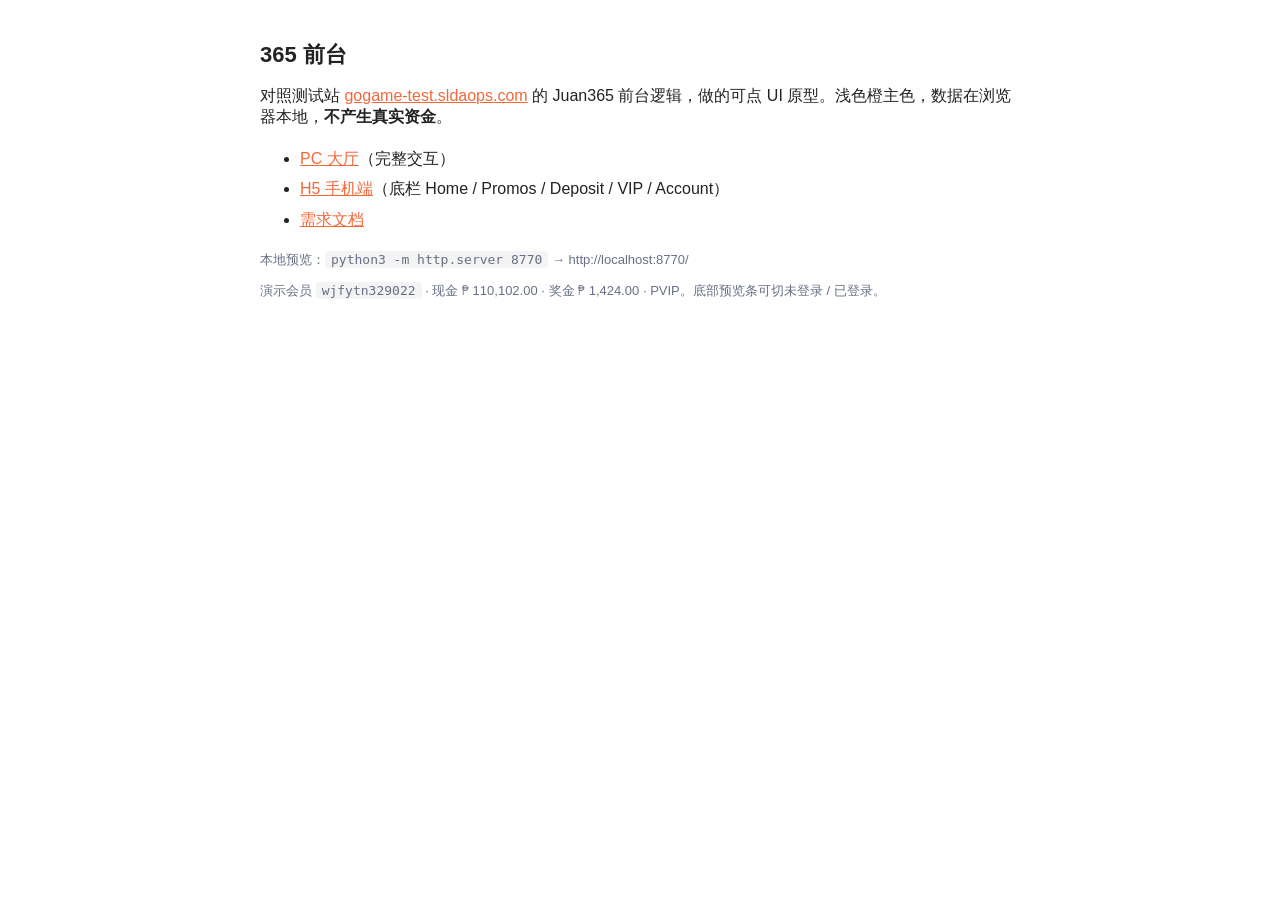
<file: index.html>
<!DOCTYPE html>
<html lang="zh-CN">
<head>
  <meta charset="UTF-8">
  <title>365 前台 · Juan365 可点原型</title>
  <style>
    body { font-family: "PingFang SC", sans-serif; max-width: 760px; margin: 40px auto; padding: 0 16px; color: #222; }
    a { color: #f26839; }
    h1 { font-size: 22px; }
    ul { line-height: 1.9; }
    .muted { color: #667085; font-size: 13px; }
    code { background: #f4f4f4; padding: 1px 6px; border-radius: 4px; }
  </style>
</head>
<body>
  <h1>365 前台</h1>
  <p>对照测试站 <a href="https://gogame-test.sldaops.com/" target="_blank" rel="noreferrer">gogame-test.sldaops.com</a> 的 Juan365 前台逻辑，做的可点 UI 原型。浅色橙主色，数据在浏览器本地，<strong>不产生真实资金</strong>。</p>
  <ul>
    <li><a href="c-end/">PC 大厅</a>（完整交互）</li>
    <li><a href="h5/">H5 手机端</a>（底栏 Home / Promos / Deposit / VIP / Account）</li>
    <li><a href="docs/365前台-开发测试宣讲需求.md">需求文档</a></li>
  </ul>
  <p class="muted">本地预览：<code>python3 -m http.server 8770</code> → http://localhost:8770/</p>
  <p class="muted">演示会员 <code>wjfytn329022</code> · 现金 ₱ 110,102.00 · 奖金 ₱ 1,424.00 · PVIP。底部预览条可切未登录 / 已登录。</p>
</body>
</html>
</file>
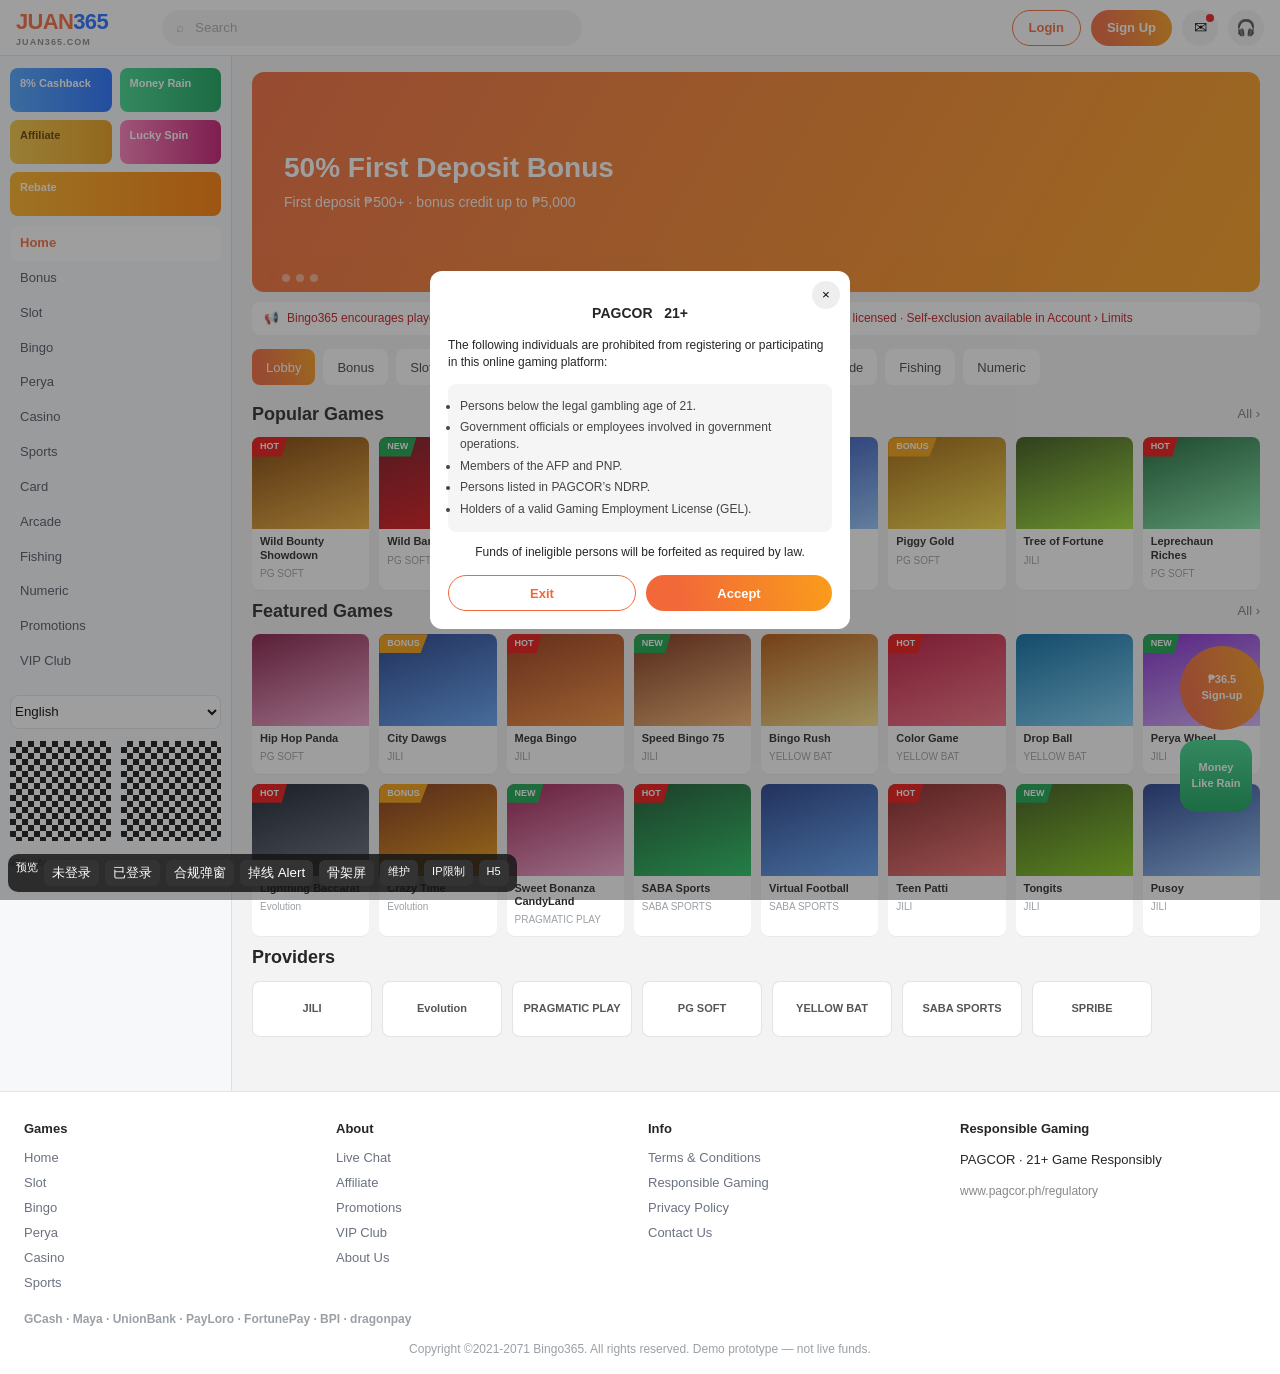
<file: c-end/index.html>
<!DOCTYPE html>
<html lang="en">
<head>
  <meta charset="UTF-8">
  <meta name="viewport" content="width=device-width, initial-scale=1">
  <title>JUAN365.COM — Demo Frontend</title>
  <link rel="stylesheet" href="css/app.css?v=20261107a">
</head>
<body>
  <main id="page"></main>
  <script src="js/store.js?v=20261106g"></script>
  <script src="js/shell.js?v=20261106d"></script>
  <script src="js/pages.js?v=20261107a"></script>
  <script src="js/app.js"></script>
</body>
</html>
</file>
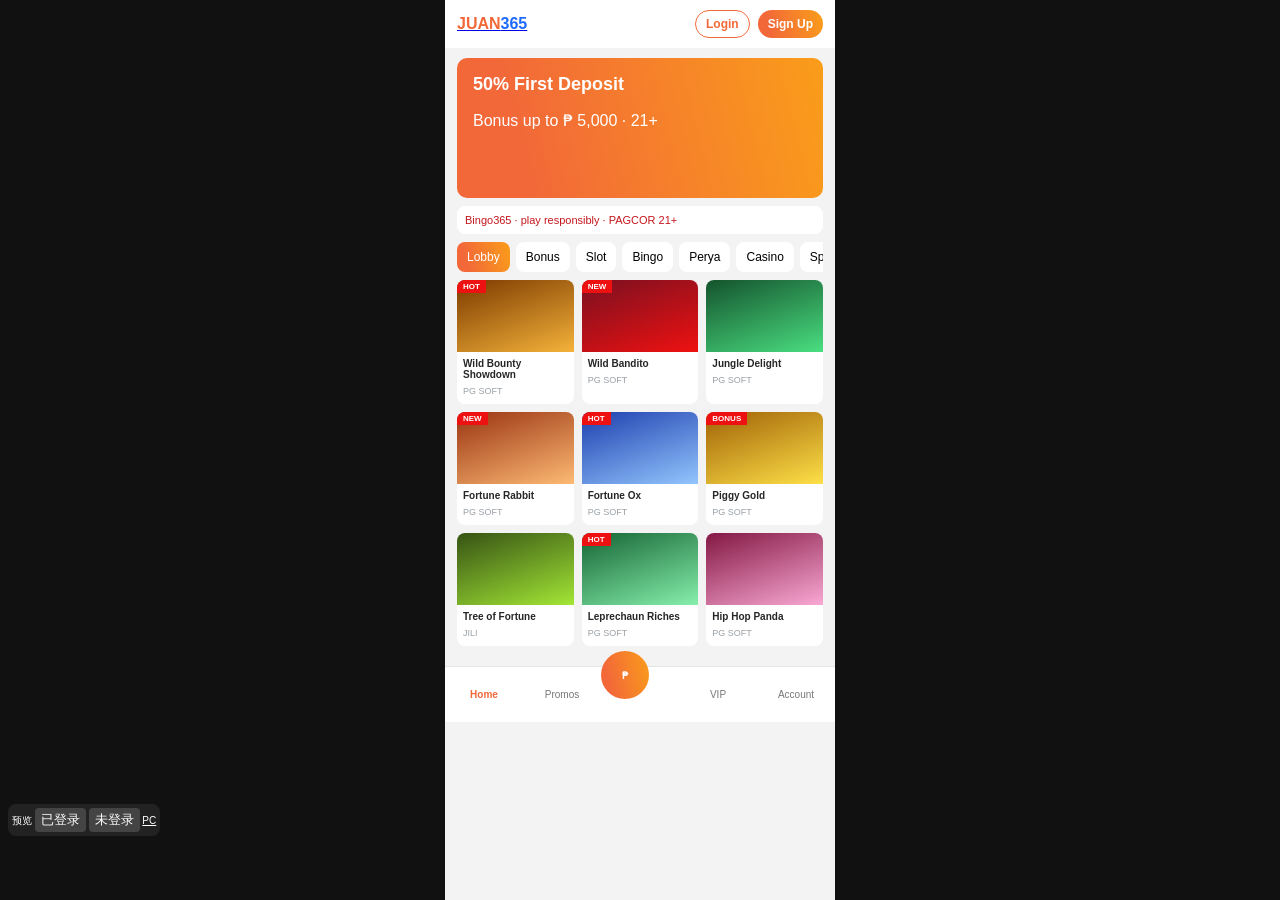
<file: h5/index.html>
<!DOCTYPE html>
<html lang="en">
<head>
  <meta charset="UTF-8">
  <meta name="viewport" content="width=device-width, initial-scale=1, maximum-scale=1, user-scalable=0">
  <title>JUAN365 H5 — Demo</title>
  <link rel="stylesheet" href="css/h5.css?v=20261107a">
</head>
<body>
  <div class="phone"><div id="app"></div></div>
  <script src="../c-end/js/store.js?v=20261106g"></script>
  <script src="js/h5.js?v=20261107a"></script>
</body>
</html>
</file>
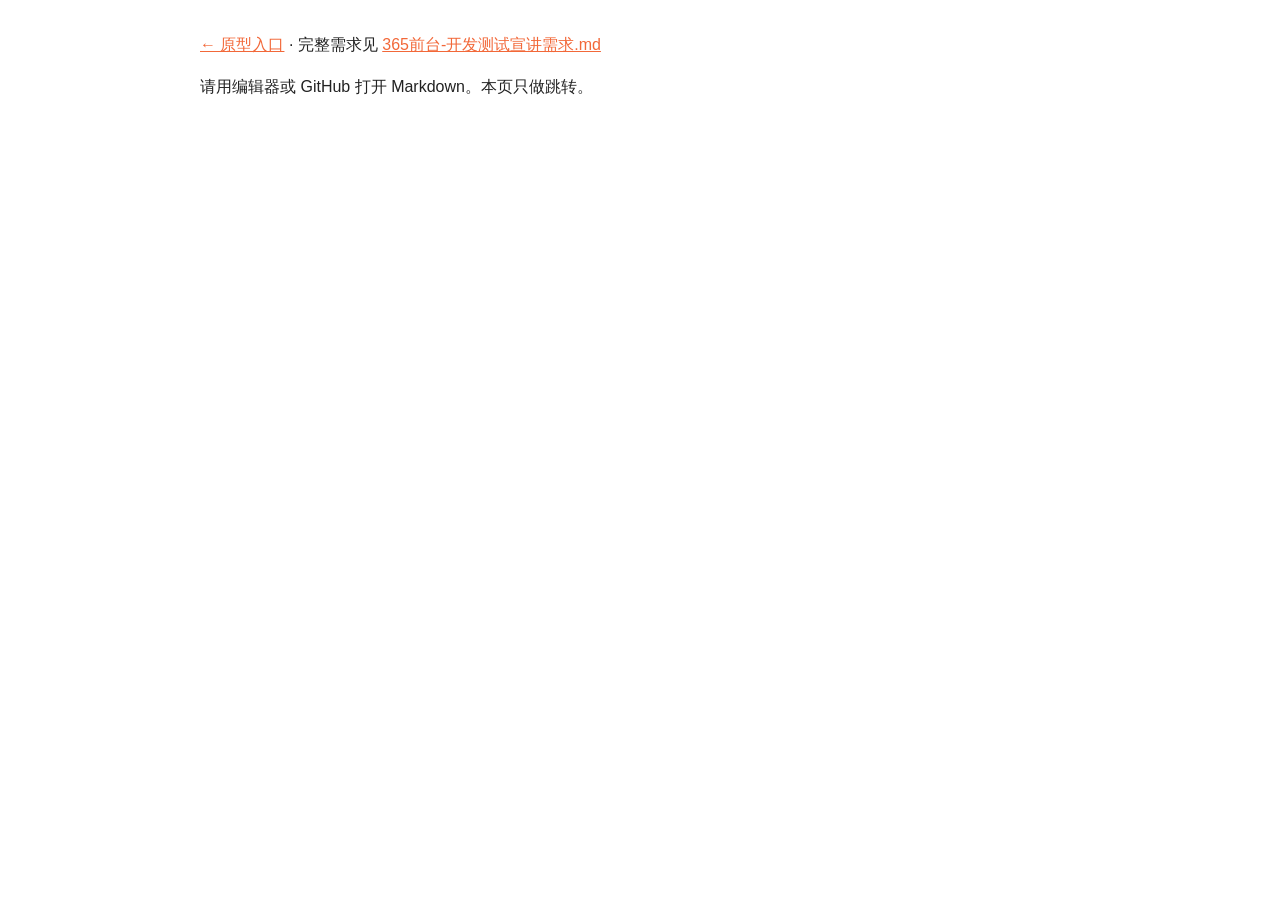
<file: docs/prd.html>
<!DOCTYPE html>
<html lang="zh-CN">
<head>
  <meta charset="UTF-8">
  <title>365 前台需求</title>
  <style>
    body { font-family: "PingFang SC", sans-serif; max-width: 880px; margin: 32px auto; padding: 0 16px 48px; color: #222; line-height: 1.65; }
    a { color: #f26839; }
    pre, code { background: #f4f4f4; border-radius: 6px; }
    pre { padding: 12px; overflow: auto; }
  </style>
</head>
<body>
  <p><a href="../">← 原型入口</a> · 完整需求见 <a href="365前台-开发测试宣讲需求.md">365前台-开发测试宣讲需求.md</a></p>
  <p>请用编辑器或 GitHub 打开 Markdown。本页只做跳转。</p>
</body>
</html>
</file>
<file: c-end/css/app.css>
:root {
  --p1: #f26839;
  --p2: #fa9d1a;
  --grad: linear-gradient(256.17deg, #fa9d1a 0%, #f26839 81.79%);
  --ink: #262626;
  --ink2: #404040;
  --muted: #777;
  --line: rgba(119, 119, 119, .2);
  --bg: #f3f3f3;
  --card: #fff;
  --blue: #1071f3;
  --green: #22c34f;
  --red: #f11717;
  --header: 56px;
  --side: 232px;
  --font: "PingFang SC", "Helvetica Neue", "Noto Sans", "Segoe UI", sans-serif;
  --r: 8px;
}
* { box-sizing: border-box; }
html, body { margin: 0; min-height: 100%; }
body {
  font-family: var(--font);
  background: var(--bg);
  color: var(--ink);
  font-size: 14px;
  line-height: 1.45;
}
a { color: inherit; text-decoration: none; }
button, input, select, textarea { font-family: inherit; }
button { cursor: pointer; }
img { max-width: 100%; display: block; }
[hidden] { display: none !important; }

.app { min-height: 100vh; display: flex; flex-direction: column; }

/* header */
.hd {
  height: var(--header);
  background: #fff;
  border-bottom: 1px solid var(--line);
  display: flex;
  align-items: center;
  padding: 0 16px;
  gap: 14px;
  position: sticky;
  top: 0;
  z-index: 30;
}
.logo { display: flex; align-items: baseline; gap: 1px; min-width: 132px; font-weight: 900; font-size: 22px; letter-spacing: -.03em; }
.logo b { color: var(--p1); }
.logo i { font-style: normal; color: #1e6bff; }
.logo small { display: block; font-size: 9px; font-weight: 600; color: #888; letter-spacing: .12em; margin-top: -2px; }
.search {
  flex: 1; max-width: 420px; height: 36px; border: 0; background: #f4f4f4;
  border-radius: 18px; display: flex; align-items: center; gap: 8px; padding: 0 14px; color: #ababab;
}
.hd-r { margin-left: auto; display: flex; align-items: center; gap: 10px; }
.bal { display: flex; align-items: center; gap: 12px; font-size: 13px; font-weight: 700; }
.coin { width: 18px; height: 18px; border-radius: 50%; display: inline-block; vertical-align: -3px; margin-right: 4px; }
.coin.g { background: radial-gradient(circle at 30% 30%, #ffe9a0, #e0a21a); }
.coin.b { background: radial-gradient(circle at 30% 30%, #ffb4a0, #c44512); }
.ico {
  width: 36px; height: 36px; border: 0; border-radius: 50%; background: #f4f4f4; font-size: 16px; position: relative;
}
.ico .dot {
  position: absolute; top: 4px; right: 4px; width: 8px; height: 8px; background: var(--red); border-radius: 50%;
}
.btn {
  height: 36px; padding: 0 16px; border-radius: 18px; border: 0; font-weight: 700; font-size: 13px;
  display: inline-flex; align-items: center; justify-content: center; gap: 6px;
}
.btn.pri { background: var(--grad); color: #fff; }
.btn.ghost { background: #fff; color: var(--p1); border: 1px solid var(--p1); }
.btn.line { background: #fff; border: 1px solid var(--line); color: var(--ink2); }
.btn.block { width: 100%; }
.btn:disabled { opacity: .45; cursor: not-allowed; }
.av { width: 32px; height: 32px; border-radius: 50%; background: var(--grad); border: 0; color: #fff; font-weight: 800; }

.body { display: flex; flex: 1; min-height: 0; }
.side {
  width: var(--side); background: #f7f8fa; border-right: 1px solid var(--line);
  padding: 12px 10px 24px; flex-shrink: 0;
}
.main { flex: 1; min-width: 0; padding: 16px 20px 48px; }
.tiles { display: grid; grid-template-columns: 1fr 1fr; gap: 8px; margin-bottom: 10px; }
.tile {
  display: block; border-radius: 8px; padding: 8px 10px; color: #fff;
  font-size: 11px; font-weight: 800; min-height: 44px;
}
.tile small { display: block; font-weight: 600; opacity: .9; }
.tile.cb { background: linear-gradient(90deg, #4aa3ff, #1e6bff); }
.tile.rain { background: linear-gradient(90deg, #3dd68c, #12a35a); }
.tile.aff { background: linear-gradient(90deg, #f5c542, #e89b12); color: #5a3a00; }
.tile.spin { background: linear-gradient(90deg, #ff7ab8, #c41670); }
.tile.task { background: linear-gradient(90deg, #ffb020, #ff7a00); grid-column: 1 / -1; }
.nav { list-style: none; margin: 8px 0; padding: 0; }
.nav a {
  display: flex; align-items: center; gap: 8px; padding: 8px 10px; border-radius: 8px; font-size: 13px; color: #4b5563;
}
.nav a.on, .nav a:hover { background: #fff; color: var(--p1); font-weight: 700; }
.lang { width: 100%; height: 34px; border: 1px solid var(--line); border-radius: 8px; background: #fff; margin-top: 8px; }
.qr { display: flex; gap: 10px; margin-top: 12px; }
.qr div {
  flex: 1; aspect-ratio: 1; background: repeating-conic-gradient(#111 0% 25%, #fff 0% 50%) 0 0 / 12px 12px;
  border-radius: 6px;
}
.qr span { display: block; text-align: center; font-size: 10px; margin-top: 4px; color: #888; }

.hero { height: 220px; border-radius: 12px; overflow: hidden; position: relative; cursor: pointer; }
.hero .slide {
  position: absolute; inset: 0; display: flex; flex-direction: column; justify-content: center; padding: 28px 32px; color: #fff;
}
.hero .slide b { font-size: 28px; line-height: 1.15; }
.hero .slide p { margin: 8px 0 0; opacity: .92; }
.dots { position: absolute; left: 16px; bottom: 10px; display: flex; gap: 6px; }
.dots i { width: 8px; height: 8px; border-radius: 50%; background: #fff; opacity: .45; }
.dots i.on { opacity: 1; background: var(--p1); }
.ticker {
  margin: 10px 0 14px; background: #fff; border-radius: 8px; padding: 8px 12px; font-size: 12px; color: #c4161c;
  display: flex; gap: 8px; align-items: center; overflow: hidden;
}
.ticker .run { white-space: nowrap; animation: marq 18s linear infinite; }
@keyframes marq { from { transform: translateX(8%); } to { transform: translateX(-80%); } }

.htabs { display: flex; gap: 8px; flex-wrap: wrap; margin-bottom: 16px; }
.htab {
  height: 36px; padding: 0 14px; border-radius: 8px; border: 0; background: #fff; font-size: 13px; color: #404040; font-weight: 500;
}
.htab.on, .htab:hover { background: var(--grad); color: #fff; }
.sec-h { display: flex; align-items: center; margin: 8px 0 10px; }
.sec-h h2 { margin: 0; font-size: 18px; }
.sec-h .more { margin-left: auto; font-size: 13px; color: var(--muted); }
.games { display: grid; grid-template-columns: repeat(8, 1fr); gap: 10px; }
.g-card { background: #fff; border-radius: 8px; overflow: hidden; position: relative; box-shadow: 0 1px 0 rgba(0,0,0,.04); cursor: pointer; }
.g-art { height: 92px; }
.g-card p { margin: 0; padding: 6px 8px 8px; }
.g-card b { display: block; font-size: 11px; line-height: 1.2; }
.g-card small { color: #9aa0a6; font-size: 10px; }
.g-tag { position: absolute; top: 0; left: 0; font-size: 9px; font-weight: 800; color: #fff; padding: 3px 8px; clip-path: polygon(0 0, 100% 0, 85% 100%, 0 100%); }
.g-tag.hot { background: #e11; }
.g-tag.new { background: #16a34a; }
.g-tag.bonus { background: #f59e0b; }
.g-maint { position: absolute; inset: 0; background: rgba(30,30,30,.55); color: #fff; display: grid; place-items: center; font-size: 10px; font-weight: 800; text-align: center; }
.providers { display: flex; gap: 10px; overflow: auto; padding-bottom: 6px; }
.providers span {
  min-width: 120px; height: 56px; background: #fff; border-radius: 8px; display: grid; place-items: center;
  font-size: 11px; font-weight: 800; color: #555; border: 1px solid var(--line); cursor: pointer;
}
.providers span.on { border-color: var(--p1); color: var(--p1); }

.ft { background: #fff; border-top: 1px solid var(--line); padding: 28px 24px 16px; }
.fcols { display: grid; grid-template-columns: repeat(4, 1fr); gap: 16px; font-size: 13px; }
.fcols h4 { margin: 0 0 8px; }
.fcols a { display: block; color: #6b7280; padding: 3px 0; }
.pay { display: flex; flex-wrap: wrap; gap: 12px; margin-top: 16px; color: #9aa0a6; font-size: 12px; font-weight: 700; }
.copy { text-align: center; color: #9aa0a6; font-size: 12px; margin-top: 12px; }

.float { position: fixed; right: 16px; bottom: 88px; z-index: 15; display: flex; flex-direction: column; gap: 10px; }
.float a, .float button {
  width: 72px; min-height: 72px; border-radius: 16px; border: 0; color: #fff; font-size: 11px; font-weight: 800;
  text-align: center; display: grid; place-items: center; padding: 8px;
}
.float .bonus { background: var(--grad); border-radius: 50%; width: 84px; height: 84px; }
.float .rain { background: linear-gradient(180deg, #3dd68c, #12a35a); }

.mask {
  position: fixed; inset: 0; background: rgba(40,40,40,.45); display: flex; align-items: center; justify-content: center;
  z-index: 40; padding: 20px;
}
.modal { background: #fff; border-radius: 12px; width: min(420px, 100%); padding: 18px; position: relative; }
.modal.wide { width: min(860px, 100%); display: grid; grid-template-columns: 1fr 1fr; padding: 0; overflow: hidden; }
.modal.lg { width: min(920px, 100%); }
.modal h3 { margin: 0 0 10px; text-align: center; }
.x { position: absolute; right: 10px; top: 10px; width: 28px; height: 28px; border: 0; border-radius: 50%; background: #eee; }
.field { margin: 10px 0; }
.field label { display: block; font-size: 12px; color: var(--muted); margin-bottom: 4px; }
.field input, .field select, .field textarea {
  width: 100%; height: 40px; border: 1px solid var(--line); border-radius: 8px; padding: 0 12px; background: #fff;
}
.field textarea { height: 80px; padding: 10px 12px; resize: vertical; }
.legal { background: #f5f5f5; border-radius: 8px; padding: 10px; font-size: 11px; color: #666; line-height: 1.4; }
.login-art { min-height: 420px; background: linear-gradient(160deg, #16a34a, #86efac); color: #fff; padding: 28px 22px; }
.login-art b { font-size: 26px; }
.login-form { padding: 22px 20px; }
.login-form h3 { color: #c4161c; font-size: 22px; text-align: left; }
.row { display: flex; gap: 10px; margin-top: 14px; }
.row .btn { flex: 1; }
.rg-box { background: #f5f5f5; border-radius: 8px; padding: 10px 12px; font-size: 12px; color: #444; }
.rg-box li { margin: 4px 0; }

.card { background: #fff; border-radius: 12px; padding: 16px; }
.grid-2 { display: grid; grid-template-columns: 1fr 1fr; gap: 12px; }
.grid-3 { display: grid; grid-template-columns: repeat(3, 1fr); gap: 10px; }
.orange-box { background: var(--grad); color: #fff; border-radius: 10px; padding: 12px; }
.crumb { font-size: 13px; color: #888; margin: 0 0 12px; }
.crumb a:hover { color: var(--p1); }
.stat-grid { display: grid; grid-template-columns: repeat(4, 1fr); gap: 8px; }
.stat { background: #f7f8fa; border-radius: 8px; padding: 10px; font-size: 12px; }
.stat b { display: block; font-size: 18px; margin-top: 4px; }
.tabs { display: flex; gap: 8px; flex-wrap: wrap; margin: 12px 0; }
.tab { height: 32px; padding: 0 14px; border-radius: 16px; border: 1px solid var(--line); background: #fff; font-size: 13px; }
.tab.on { background: var(--p1); color: #fff; border-color: var(--p1); }

.promo-card { border-radius: 12px; padding: 16px; min-height: 120px; color: #fff; cursor: pointer; position: relative; overflow: hidden; }
.promo-card b { display: block; font-size: 16px; }
.promo-card p { margin: 6px 0 0; font-size: 12px; opacity: .92; }
.promo-card .tag { position: absolute; top: 10px; right: 10px; background: rgba(255,255,255,.2); border-radius: 10px; padding: 2px 8px; font-size: 10px; }
.tone-orange { background: linear-gradient(180deg, #FFB325, #FF7344); }
.tone-green { background: linear-gradient(180deg, #32FA7E, #0AC33D); }
.tone-pink { background: linear-gradient(180deg, #FF6C8B, #FF0434); }
.tone-blue { background: linear-gradient(180deg, #19C8FF, #007AFF); }
.tone-purple { background: linear-gradient(180deg, #B14CFF, #6D35FF); }

.vip-hero { display: grid; grid-template-columns: 1.2fr 1fr; gap: 12px; }
.vip-cta { background: var(--grad); color: #fff; border-radius: 12px; padding: 22px; }
.vip-cta .btn { background: #fff; color: var(--p1); }
.vip-badges { display: flex; gap: 10px; overflow: auto; }
.vip-lv { min-width: 88px; height: 88px; border-radius: 12px; display: grid; place-items: center; color: #fff; font-weight: 900; }
.vip-lv.on { outline: 3px solid var(--p1); }
.benefit { background: #f4f7fb; border-radius: 10px; padding: 12px; }
.bar { height: 8px; background: #fff; border-radius: 8px; overflow: hidden; }
.bar i { display: block; height: 100%; background: var(--p1); }
.peach { background: #ffe8d2; border-radius: 12px; padding: 12px 16px; display: flex; align-items: center; gap: 12px; }

.wheel-wrap { text-align: center; padding: 12px 0 20px; }
.wheel {
  width: 280px; height: 280px; margin: 0 auto; border-radius: 50%;
  background: conic-gradient(#ffb020 0 45deg, #fff 0 90deg, #ff7a00 0 135deg, #fff 0 180deg, #f5c542 0 225deg, #fff 0 270deg, #ff8a00 0 315deg, #eee 0 360deg);
  border: 10px solid #1e6bff; position: relative; transition: transform 1.6s cubic-bezier(.2,.8,.2,1);
}
.wheel::after {
  content: "GO"; position: absolute; inset: 38%; background: #1e6bff; color: #fff;
  border-radius: 50%; display: grid; place-items: center; font-weight: 900; font-size: 22px;
}

.list { display: grid; gap: 8px; }
.li { background: #fff; border-radius: 10px; padding: 12px 14px; display: flex; justify-content: space-between; align-items: center; gap: 12px; }
.li .sub { font-size: 12px; color: #888; }
.st { font-size: 12px; font-weight: 700; }
.st.ok { color: #16a34a; }
.st.wait { color: var(--p1); }
.st.fail { color: var(--red); }
.st.mute { color: #888; }

.amt-grid { display: grid; grid-template-columns: repeat(4, 1fr); gap: 8px; }
.amt { height: 40px; border: 1px solid var(--line); border-radius: 8px; background: #fff; font-weight: 700; }
.amt.on { border-color: var(--p1); color: var(--p1); background: #fff4eb; }
.pay-item { display: flex; align-items: center; gap: 10px; padding: 12px; border: 1px solid var(--line); border-radius: 10px; cursor: pointer; background: #fff; }
.pay-item.on { border-color: var(--p1); background: #fff7f2; }
.pay-ico { width: 36px; height: 36px; border-radius: 8px; display: grid; place-items: center; color: #fff; font-weight: 800; font-size: 11px; }
.steps { display: flex; gap: 8px; margin-bottom: 14px; }
.step { flex: 1; background: #fff; border-radius: 10px; padding: 10px; font-size: 12px; }
.step b { display: block; }
.step.done { outline: 1px solid #16a34a; }
.step.wait { outline: 1px solid var(--p1); }

.rain-stage { height: 280px; background: linear-gradient(#7f1d1d, #b91c1c); border-radius: 12px; position: relative; overflow: hidden; color: #fff; }
.hb { position: absolute; width: 42px; height: 52px; background: #ef4444; border-radius: 8px 8px 12px 12px; cursor: pointer; animation: fall 2.4s linear infinite; box-shadow: 0 4px 0 #991b1b; }
.hb::before { content: ""; position: absolute; left: 8px; right: 8px; top: 10px; height: 8px; background: #fbbf24; border-radius: 4px; }
@keyframes fall { from { transform: translateY(-60px); } to { transform: translateY(300px); } }

.game-frame { height: 420px; background: #111; border-radius: 12px; color: #fff; display: grid; place-items: center; text-align: center; }
.empty { text-align: center; color: #888; padding: 40px 12px; }
.chat-dock {
  position: fixed; right: 16px; bottom: 16px; width: 300px; height: 380px; background: #fff; border-radius: 12px;
  box-shadow: 0 12px 40px rgba(0,0,0,.2); z-index: 45; display: flex; flex-direction: column; overflow: hidden;
}
.chat-dock header { background: var(--p1); color: #fff; padding: 10px 12px; font-weight: 800; display: flex; justify-content: space-between; }
.chat-dock .msgs { flex: 1; padding: 12px; font-size: 13px; color: #555; overflow: auto; }
.chat-dock footer { display: flex; border-top: 1px solid var(--line); }
.chat-dock input { flex: 1; border: 0; padding: 10px; }
.chat-dock button { border: 0; background: var(--p1); color: #fff; padding: 0 12px; }

.toast {
  position: fixed; left: 50%; top: 20px; transform: translateX(-50%); z-index: 80;
  background: linear-gradient(180deg, #3a3a3ae6, #141414e6); color: #fff; border-radius: 8px;
  padding: 10px 16px; font-size: 12px; min-width: 230px; text-align: center;
}
.demo-bar {
  position: fixed; left: 8px; bottom: 8px; z-index: 60; background: rgba(20,20,20,.82); color: #fff;
  border-radius: 10px; padding: 6px 8px; font-size: 11px; display: flex; gap: 6px; flex-wrap: wrap; max-width: 520px;
}
.demo-bar button, .demo-bar a { border: 0; background: #333; color: #fff; border-radius: 6px; padding: 4px 8px; }
.demo-bar button.on { background: var(--p1); }

.sub { font-size: 12px; color: #888; }
.lb-stage { background: radial-gradient(120% 90% at 78% 0%, #7a4dff 0%, #3a1d8f 46%, #24124f 100%); color: #fff; border-radius: 18px; padding: 16px 16px 18px; }
.lb-top { display: flex; align-items: flex-start; gap: 12px; }
.lb-back { width: 36px; height: 36px; border-radius: 12px; background: #efe8ff; color: #3a1d8f; display: grid; place-items: center; font-size: 18px; flex: 0 0 auto; }
.lb-title { flex: 1; min-width: 0; }
.lb-title b { display: block; font-size: 26px; line-height: 1.2; text-shadow: 0 2px 0 rgba(36, 18, 79, .35); }
.lb-title em { font-style: normal; color: #ffe14a; }
.lb-sub { display: flex; flex-wrap: wrap; align-items: center; gap: 10px; margin-top: 8px; font-size: 13px; color: #efe8ff; }
.lb-clock { background: #fff; color: #3a2a00; border-radius: 20px; padding: 4px 12px; font-weight: 800; }
.lb-past { width: 72px; height: 72px; border-radius: 50%; border: 3px solid #ffe14a; background: #2f6bff; color: #fff; font-size: 12px; font-weight: 800; flex: 0 0 auto; }
.lb-past.on { background: #ffe14a; color: #3a2a00; }
.lb-layout { display: flex; gap: 12px; align-items: stretch; margin-top: 14px; }
.lb-menu { width: 168px; flex: 0 0 auto; }
.lb-menu .grp { margin: 10px 8px 4px; font-size: 11px; color: #d9ccff; }
.lb-menu button { display: block; width: 100%; text-align: left; border: 0; background: transparent; color: #efe8ff; border-radius: 10px; padding: 8px 12px; font-weight: 800; }
.lb-menu button small { display: block; font-weight: 600; font-size: 11px; opacity: .75; }
.lb-menu button.on { background: linear-gradient(#ffe56a, #f5b400); color: #6a3b00; }
.lb-menu button.on small { opacity: .8; }
.lb-list { flex: 1; min-width: 0; background: linear-gradient(#d7e6ff, #f7faff); color: #24324a; border: 4px solid #8eb6ff; border-radius: 18px; overflow: hidden; display: flex; flex-direction: column; }
.lb-rows { max-height: 360px; overflow: auto; }
.lb-row { display: grid; grid-template-columns: 42px 32px minmax(0, 1.1fr) minmax(72px, .9fr) auto; gap: 8px; align-items: center; padding: 8px 12px; font-size: 13px; }
.lb-row.head { color: #5d7194; font-size: 12px; font-weight: 700; }
.lb-row.r1 { background: linear-gradient(90deg, #ffe7a3, #fff6dd); }
.lb-row.r2 { background: #e7f1ff; }
.lb-row.r3 { background: #ffe8d8; }
.lb-row.you { background: linear-gradient(#7eb6ff, #4d86f0); color: #fff; }
.lb-name, .lb-row b { overflow: hidden; text-overflow: ellipsis; white-space: nowrap; }
.lb-ava { display: inline-grid; place-items: center; width: 28px; height: 28px; border-radius: 50%; color: #fff; font-size: 12px; font-weight: 800; }
.lb-rank { font-weight: 800; text-align: center; }
.lb-medal { width: 26px; height: 26px; border-radius: 50%; display: inline-grid; place-items: center; color: #fff; font-size: 12px; font-weight: 800; position: relative; }
.lb-medal:after { content: ""; position: absolute; left: 5px; right: 5px; top: 18px; height: 8px; background: inherit; clip-path: polygon(0 0, 100% 0, 50% 100%); }
.lb-medal.m1 { background: #e8b931; }
.lb-medal.m2 { background: #9aa3ad; }
.lb-medal.m3 { background: #c47b4a; }
.lb-chip { display: inline-flex; align-items: center; gap: 4px; font-weight: 800; color: #d08900; white-space: nowrap; }
.lb-chip i { width: 16px; height: 16px; border-radius: 50%; background: radial-gradient(circle at 30% 30%, #ffe9a0, #e0a21a); }
.lb-row.you .lb-chip { color: #ffe14a; }
.lb-prizebox { width: 220px; flex: 0 0 auto; text-align: center; }
.lb-podium { display: flex; align-items: flex-end; justify-content: center; gap: 6px; height: 148px; margin-bottom: 8px; }
.lb-pod { width: 66px; border-radius: 8px 8px 4px 4px; color: #fff; display: flex; flex-direction: column; justify-content: flex-end; padding: 8px 4px; }
.lb-pod span { font-size: 12px; opacity: .9; }
.lb-pod b { font-size: 11px; }
.lb-pod.p1 { height: 132px; background: linear-gradient(#ffe07a, #e2a31a); color: #6a3b00; }
.lb-pod.p2 { height: 100px; background: linear-gradient(#d5deea, #8ea0b8); }
.lb-pod.p3 { height: 82px; background: linear-gradient(#f0b48a, #c47b4a); }
.lb-need { font-size: 13px; margin-bottom: 8px; }
.lb-cta { display: flex; width: 100%; height: 44px; border: 0; border-radius: 22px; background: linear-gradient(#ffe56a, #f5b400); color: #6a3b00; font-weight: 800; align-items: center; justify-content: center; }
.lb-cta:disabled { opacity: .55; cursor: not-allowed; }
.lb-note { margin: 8px 0 0; font-size: 11px; color: #efe8ff; line-height: 1.4; }
.lb-how { margin-top: 12px; }
.lb-how p { margin: 6px 0; }
.skel .g-art, .skel .hero, .skel .tile { background: linear-gradient(90deg, #eee, #f7f7f7, #eee) !important; color: transparent !important; }
.stand { min-height: 100vh; display: grid; place-items: center; background: #f0f2f5; }
.stand-box { display: flex; align-items: center; gap: 40px; }
.gear { width: 180px; height: 180px; border-radius: 50%; background: #e5e7eb; display: grid; place-items: center; font-size: 64px; color: #9aa0a6; }

@media (max-width: 1100px) {
  .games { grid-template-columns: repeat(4, 1fr); }
  .side { display: none; }
  .vip-hero, .grid-2, .modal.wide, .stat-grid, .amt-grid { grid-template-columns: 1fr 1fr; }
  .lb-layout { flex-wrap: wrap; }
  .lb-menu { width: 100%; display: flex; gap: 6px; overflow: auto; }
  .lb-menu .grp { display: none; }
  .lb-menu button { width: auto; white-space: nowrap; }
  .lb-prizebox { width: 100%; }
  .grid-3 { grid-template-columns: 1fr 1fr; }
}
</file>
<file: h5/css/h5.css>
:root {
  --p1: #f26839;
  --p2: #fa9d1a;
  --grad: linear-gradient(256.17deg, #fa9d1a 0%, #f26839 81.79%);
  --bg: #f3f3f3;
  --ink: #262626;
  --muted: #777;
  --line: rgba(119,119,119,.2);
  --font: "PingFang SC", "Helvetica Neue", "Noto Sans", sans-serif;
}
* { box-sizing: border-box; }
html, body { margin: 0; background: #111; }
body { font-family: var(--font); color: var(--ink); }
.phone {
  max-width: 390px; margin: 0 auto; min-height: 100vh; background: var(--bg);
  position: relative; padding-bottom: 64px;
}
.top {
  height: 48px; background: #fff; display: flex; align-items: center; padding: 0 12px; gap: 8px;
  position: sticky; top: 0; z-index: 10;
}
.logo { font-weight: 900; font-size: 16px; }
.logo b { color: var(--p1); }
.logo i { font-style: normal; color: #1e6bff; }
.top .sp { flex: 1; }
.top .bal { font-size: 11px; font-weight: 700; }
.btn { height: 28px; padding: 0 10px; border: 0; border-radius: 14px; font-weight: 700; font-size: 12px; }
.btn.pri { background: var(--grad); color: #fff; }
.btn.ghost { background: #fff; color: var(--p1); border: 1px solid var(--p1); }
.btn.block { width: 100%; height: 40px; border-radius: 8px; }
.view { padding: 10px 12px 20px; }
.hero { height: 140px; border-radius: 10px; color: #fff; padding: 16px; background: var(--grad); }
.hero b { font-size: 18px; }
.ticker { background: #fff; border-radius: 8px; padding: 8px; font-size: 11px; color: #c4161c; margin: 8px 0; }
.htabs { display: flex; gap: 6px; overflow: auto; padding-bottom: 8px; }
.htab { flex: 0 0 auto; height: 30px; padding: 0 10px; border: 0; border-radius: 8px; background: #fff; font-size: 12px; }
.htab.on { background: var(--grad); color: #fff; }
.games { display: grid; grid-template-columns: repeat(3, 1fr); gap: 8px; }
.g-card { background: #fff; border-radius: 8px; overflow: hidden; }
.g-art { height: 72px; }
.g-card p { margin: 0; padding: 6px; }
.g-card b { display: block; font-size: 10px; }
.g-card small { color: #9aa0a6; font-size: 9px; }
.g-tag { position: absolute; top: 0; left: 0; font-size: 8px; font-weight: 800; color: #fff; padding: 2px 6px; background: #e11; }
.g-card { position: relative; }
.card { background: #fff; border-radius: 10px; padding: 12px; margin-bottom: 8px; }
.li { display: flex; justify-content: space-between; gap: 8px; padding: 8px 0; border-bottom: 1px solid var(--line); font-size: 13px; }
.tabbar {
  position: sticky; bottom: 0; height: 56px; background: #fff; border-top: 1px solid var(--line);
  display: grid; grid-template-columns: repeat(5, 1fr); z-index: 12;
}
.tabbar a { display: grid; place-items: center; font-size: 10px; color: #777; text-decoration: none; }
.tabbar a.on { color: var(--p1); font-weight: 800; }
.tabbar .dep { width: 48px; height: 48px; margin-top: -16px; border-radius: 50%; background: var(--grad); color: #fff; font-weight: 800; }
.mask { position: fixed; inset: 0; background: rgba(0,0,0,.45); display: flex; align-items: flex-end; z-index: 40; }
.sheet { background: #fff; width: 100%; max-width: 390px; margin: 0 auto; border-radius: 16px 16px 0 0; padding: 16px; }
.field { margin: 8px 0; }
.field input { width: 100%; height: 40px; border: 1px solid var(--line); border-radius: 8px; padding: 0 10px; }
.toast { position: fixed; left: 50%; top: 16px; transform: translateX(-50%); background: #222; color: #fff; padding: 8px 12px; border-radius: 8px; font-size: 12px; z-index: 50; }
.demo { position: fixed; left: 8px; bottom: 64px; z-index: 20; background: #222; color: #fff; border-radius: 8px; padding: 4px; font-size: 10px; }
.demo button { border: 0; background: #444; color: #fff; border-radius: 4px; padding: 3px 6px; }
.promo { border-radius: 10px; padding: 12px; color: #fff; margin-bottom: 8px; }
.amt { display: grid; grid-template-columns: repeat(3, 1fr); gap: 6px; }
.amt button { height: 36px; border: 1px solid var(--line); background: #fff; border-radius: 8px; }
.amt button.on { border-color: var(--p1); color: var(--p1); }
.empty { text-align: center; color: #888; padding: 24px; }
.lb-stage { margin: -10px -12px 8px; padding: 12px; color: #fff; background: radial-gradient(120% 80% at 80% 0%, #7a4dff 0%, #3a1d8f 48%, #24124f 100%); }
.lb-top { display: flex; gap: 8px; align-items: flex-start; }
.lb-title { flex: 1; min-width: 0; }
.lb-title b { display: block; font-size: 16px; line-height: 1.3; }
.lb-title em { font-style: normal; color: #ffe14a; }
.lb-title p { margin: 6px 0 0; }
.lb-clock { display: inline-block; background: #fff; color: #3a2a00; border-radius: 12px; padding: 2px 8px; font-size: 11px; font-weight: 800; }
.lb-past { width: 56px; height: 56px; border-radius: 50%; border: 2px solid #ffe14a; background: #2f6bff; color: #fff; font-size: 10px; font-weight: 800; flex: 0 0 auto; }
.lb-past.on { background: #ffe14a; color: #3a2a00; }
.hm-row { display: flex; gap: 6px; overflow: auto; margin: 10px 0; }
.hm { flex: 0 0 auto; border: 0; background: transparent; color: #efe8ff; border-radius: 8px; padding: 6px 10px; font-weight: 800; font-size: 12px; }
.hm.on { background: linear-gradient(#ffe56a, #f5b400); color: #6a3b00; }
.lb-side { text-align: center; }
.lbp { display: flex; align-items: flex-end; justify-content: center; gap: 6px; height: 96px; margin: 4px 0 8px; }
.lbp i { width: 72px; border-radius: 8px 8px 4px 4px; color: #fff; font-style: normal; display: flex; flex-direction: column; justify-content: flex-end; padding: 6px 2px; }
.lbp i span, .lbp i b { display: block; }
.lbp i span { font-size: 11px; opacity: .9; }
.lbp i b { font-size: 10px; }
.lbp .p1 { height: 88px; background: linear-gradient(#ffe07a, #e2a31a); color: #6a3b00; }
.lbp .p2 { height: 68px; background: linear-gradient(#d5deea, #8ea0b8); }
.lbp .p3 { height: 54px; background: linear-gradient(#f0b48a, #c47b4a); }
.lb-need { font-size: 12px; margin-bottom: 6px; }
.lb-cta { display: flex; width: 100%; height: 40px; border: 0; border-radius: 20px; background: linear-gradient(#ffe56a, #f5b400); color: #6a3b00; font-weight: 800; align-items: center; justify-content: center; text-decoration: none; }
.lb-cta:disabled { opacity: .55; }
.lb-note { margin: 6px 0 0; font-size: 11px; color: #efe8ff; }
.lb-list { margin-top: 10px; background: linear-gradient(#d7e6ff, #f7faff); color: #24324a; border: 3px solid #8eb6ff; border-radius: 14px; overflow: hidden; }
.lbr { display: grid; grid-template-columns: 28px 24px minmax(0, 1fr) auto; gap: 6px; align-items: center; padding: 8px; font-size: 12px; }
.lbr small, .card .sub { color: #888; font-size: 11px; }
.lbr.head { color: #5d7194; font-size: 11px; font-weight: 700; }
.lbr.r1 { background: linear-gradient(90deg, #ffe7a3, #fff6dd); }
.lbr.r2 { background: #e7f1ff; }
.lbr.r3 { background: #ffe8d8; }
.lbr.you { background: linear-gradient(#7eb6ff, #4d86f0); color: #fff; }
.lbr.you small { color: #efe8ff; }
.ava { width: 22px; height: 22px; border-radius: 50%; display: inline-grid; place-items: center; color: #fff; font-size: 10px; font-weight: 800; }
.medal, .rn { display: inline-grid; place-items: center; width: 20px; height: 20px; font-size: 11px; font-weight: 800; }
.medal { border-radius: 50%; color: #fff; }
.medal.m1 { background: #e8b931; }
.medal.m2 { background: #9aa3ad; }
.medal.m3 { background: #c47b4a; }
.nm { min-width: 0; overflow: hidden; }
.how p { margin: 6px 0; font-size: 12px; }
[hidden] { display: none !important; }
</file>
